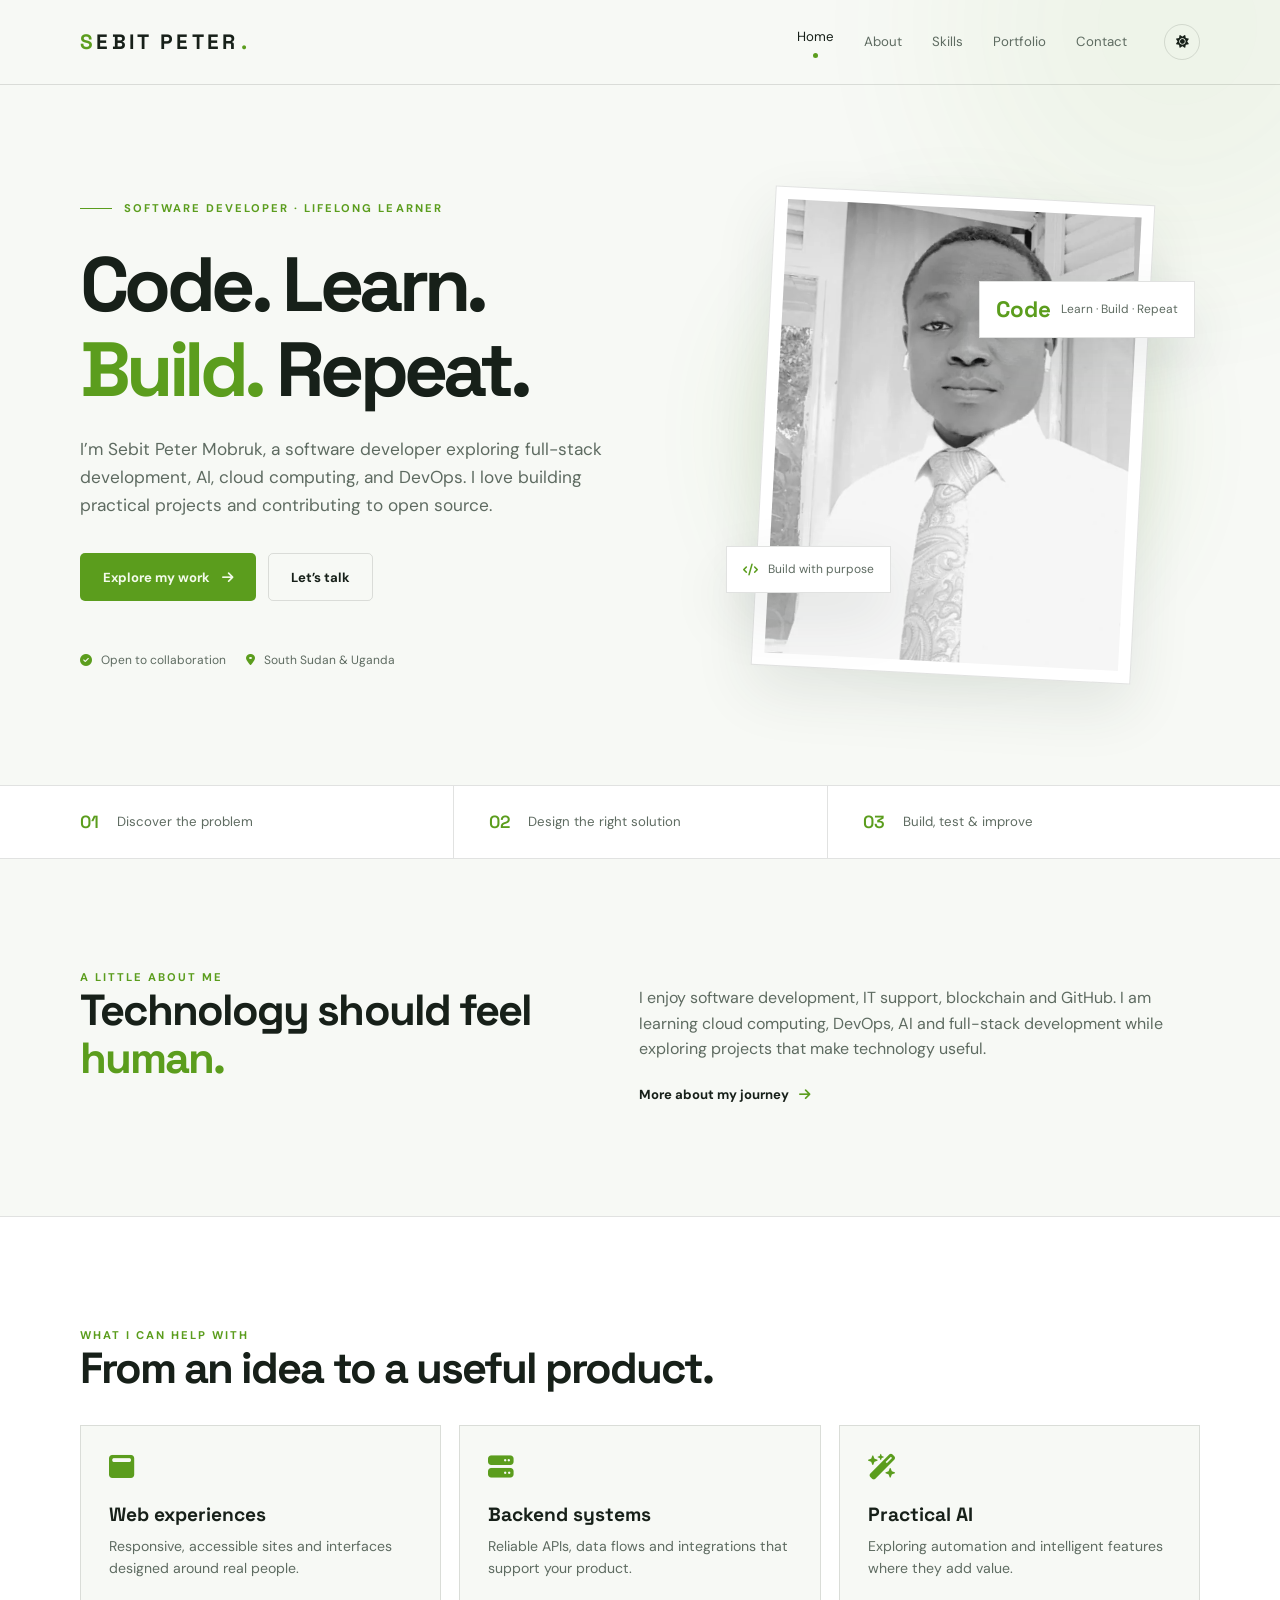
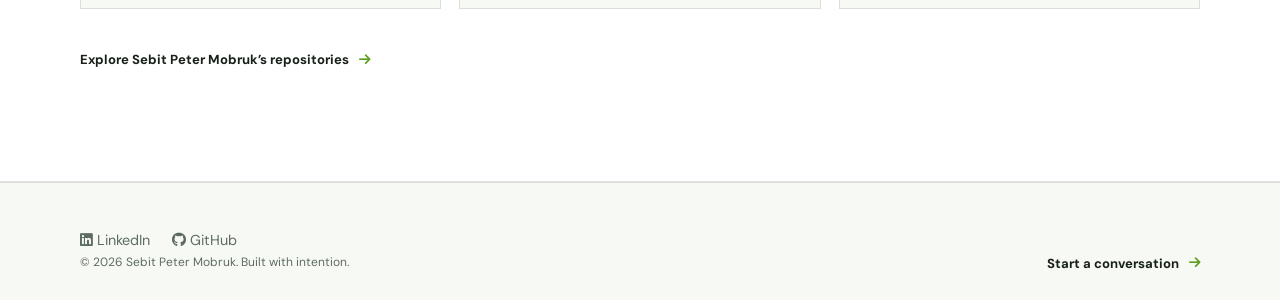
<file: index.html>
<!doctype html>
<html lang="en">
<head>
  <meta charset="utf-8">
  <meta name="viewport" content="width=device-width, initial-scale=1">
  <meta name="description" content="Sebit Peter Mobruk's software engineering portfolio — web, mobile and AI solutions.">
  <title>Sebit Peter Mobruk | Software Engineer</title>
  <link rel="preconnect" href="https://fonts.googleapis.com">
  <link rel="preconnect" href="https://fonts.gstatic.com" crossorigin>
  <link href="https://fonts.googleapis.com/css2?family=DM+Sans:wght@400;500;600;700&family=Space+Grotesk:wght@500;600;700&display=swap" rel="stylesheet">
  <link rel="stylesheet" href="https://cdnjs.cloudflare.com/ajax/libs/font-awesome/6.5.2/css/all.min.css">
  <link rel="stylesheet" href="style.css">
  <meta name="theme-color" content="#0b100e">
  <meta property="og:type" content="website">
  <meta property="og:title" content="Sebit Peter Mobruk | Software Engineer">
  <meta property="og:description" content="Thoughtful web, mobile and AI-powered solutions.">
  <meta property="og:image" content="Profile.webp">
</head>
<body>
  <a class="skip-link" href="#main-content">Skip to content</a>
  <header class="site-header">
    <div class="container nav-wrap">
      <a class="brand" href="index.html" aria-label="Sebit Peter Mobruk home"><span>S</span>EBIT PETER<span class="brand-dot">.</span></a>
      <button class="menu-toggle" id="menu-toggle" type="button" aria-controls="site-nav" aria-label="Open navigation" aria-expanded="false">
        <i class="fa-solid fa-bars"></i>
      </button>
      <nav class="site-nav" id="site-nav" aria-label="Main navigation">
        <a class="active" href="index.html">Home</a>
        <a href="about.html">About</a>
        <a href="skills.html">Skills</a>
        <a href="portfolio.html">Portfolio</a>
        <a href="contact.html">Contact</a>
        <button class="theme-toggle" id="theme-toggle" type="button" aria-label="Switch to light theme">
          <i class="fa-solid fa-moon" id="theme-icon"></i>
        </button>
      </nav>
    </div>
  </header>

  <main id="main-content">
    <section class="hero section container">
      <div class="hero-copy reveal">
        <p class="eyebrow"><span class="eyebrow-line"></span> Software developer · lifelong learner</p>
        <h1>Code. Learn. <em>Build.</em> Repeat.</h1>
        <p class="hero-text">I’m Sebit Peter Mobruk, a software developer exploring full-stack development, AI, cloud computing, and DevOps. I love building practical projects and contributing to open source.</p>
        <div class="button-row">
          <a class="button button-primary" href="portfolio.html">Explore my work <i class="fa-solid fa-arrow-right"></i></a>
          <a class="button button-ghost" href="contact.html">Let’s talk</a>
        </div>
        <div class="hero-meta">
          <span><i class="fa-solid fa-circle-check"></i> Open to collaboration</span>
          <span><i class="fa-solid fa-location-dot"></i> South Sudan &amp; Uganda</span>
        </div>
      </div>
      <div class="hero-visual reveal reveal-delay">
        <div class="portrait-glow"></div>
        <div class="portrait-frame">
          <img src="Profile.webp" alt="Sebit Peter Mobruk wearing a shirt and patterned tie" width="697" height="1240" fetchpriority="high">
        </div>
        <div class="floating-card floating-card-top"><strong>Code</strong><span>Learn · Build · Repeat</span></div>
        <div class="floating-card floating-card-bottom"><i class="fa-solid fa-code"></i><span>Build with purpose</span></div>
      </div>
    </section>

    <section class="trust-strip">
      <div class="container trust-grid">
        <div><strong>01</strong><span>Discover the problem</span></div>
        <div><strong>02</strong><span>Design the right solution</span></div>
        <div><strong>03</strong><span>Build, test & improve</span></div>
      </div>
    </section>

    <section class="section container intro-grid">
      <div class="section-heading reveal">
        <p class="eyebrow">A little about me</p>
        <h2>Technology should feel <em>human.</em></h2>
      </div>
      <div class="intro-copy reveal reveal-delay">
        <p>I enjoy software development, IT support, blockchain and GitHub. I am learning cloud computing, DevOps, AI and full-stack development while exploring projects that make technology useful.</p>
        <a class="text-link" href="about.html">More about my journey <i class="fa-solid fa-arrow-right"></i></a>
      </div>
    </section>
    <section class="section section-muted">
      <div class="container">
        <div class="section-heading"><p class="eyebrow">What I can help with</p><h2>From an idea to a useful product.</h2></div>
        <div class="service-grid">
          <article class="service-card"><i class="fa-solid fa-window-maximize" aria-hidden="true"></i><h3>Web experiences</h3><p>Responsive, accessible sites and interfaces designed around real people.</p></article>
          <article class="service-card"><i class="fa-solid fa-server" aria-hidden="true"></i><h3>Backend systems</h3><p>Reliable APIs, data flows and integrations that support your product.</p></article>
          <article class="service-card"><i class="fa-solid fa-wand-magic-sparkles" aria-hidden="true"></i><h3>Practical AI</h3><p>Exploring automation and intelligent features where they add value.</p></article>
        </div>
        <a class="text-link" href="portfolio.html">Explore Sebit Peter Mobruk’s repositories <i class="fa-solid fa-arrow-right" aria-hidden="true"></i></a>
      </div>
    </section>
  </main>

  <footer class="site-footer"><div class="container social-links"><a href="https://www.linkedin.com/in/sebit-peter-mobruk-96a8783b9" target="_blank" rel="noopener noreferrer" aria-label="Sebit Peter Mobruk on LinkedIn"><i class="fa-brands fa-linkedin" aria-hidden="true"></i> LinkedIn</a><a href="https://github.com/sebitpeter" target="_blank" rel="noopener noreferrer" aria-label="Sebit Peter Mobruk on GitHub"><i class="fa-brands fa-github" aria-hidden="true"></i> GitHub</a></div>
    <div class="container footer-inner">
      <p>© <span class="current-year"></span> Sebit Peter Mobruk. Built with intention.</p>
      <a class="text-link" href="contact.html">Start a conversation <i class="fa-solid fa-arrow-right"></i></a>
    </div>
  </footer>
  <script src="script.js"></script>
</body>
</html>
</file>
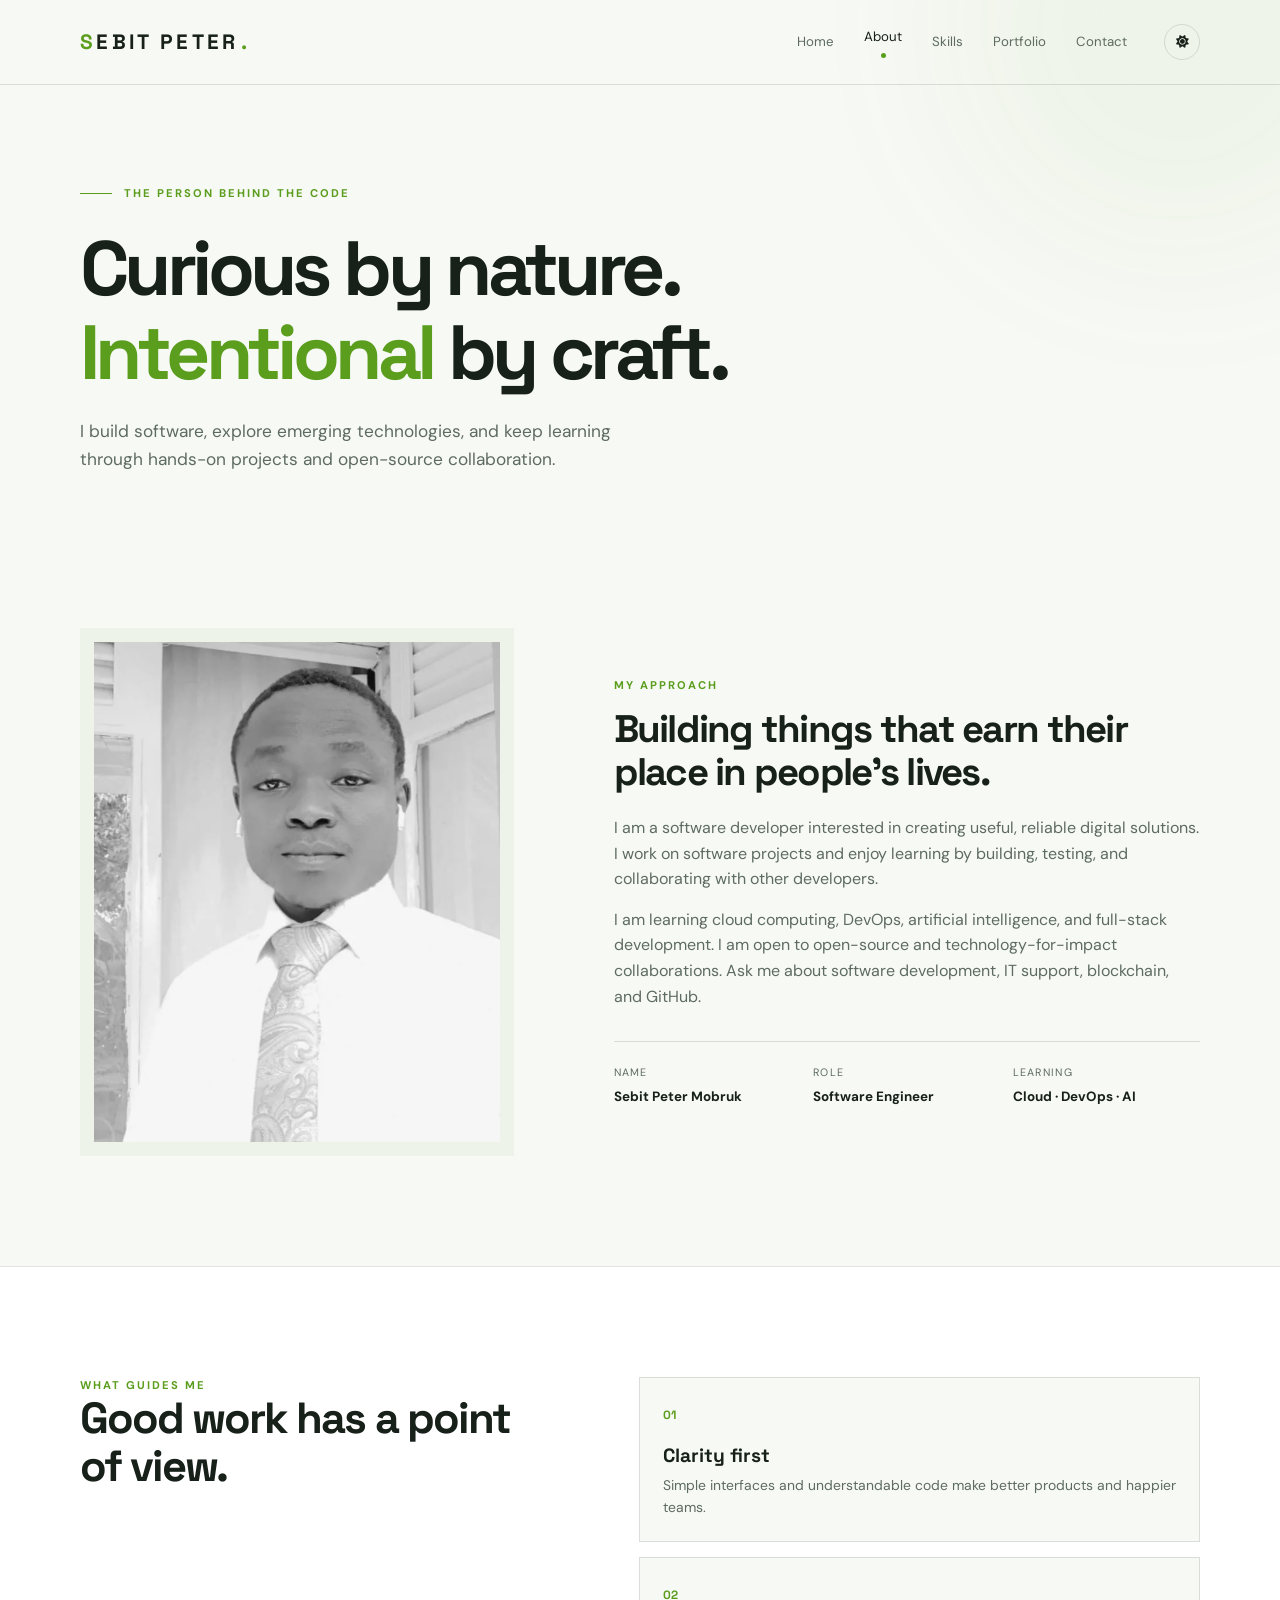
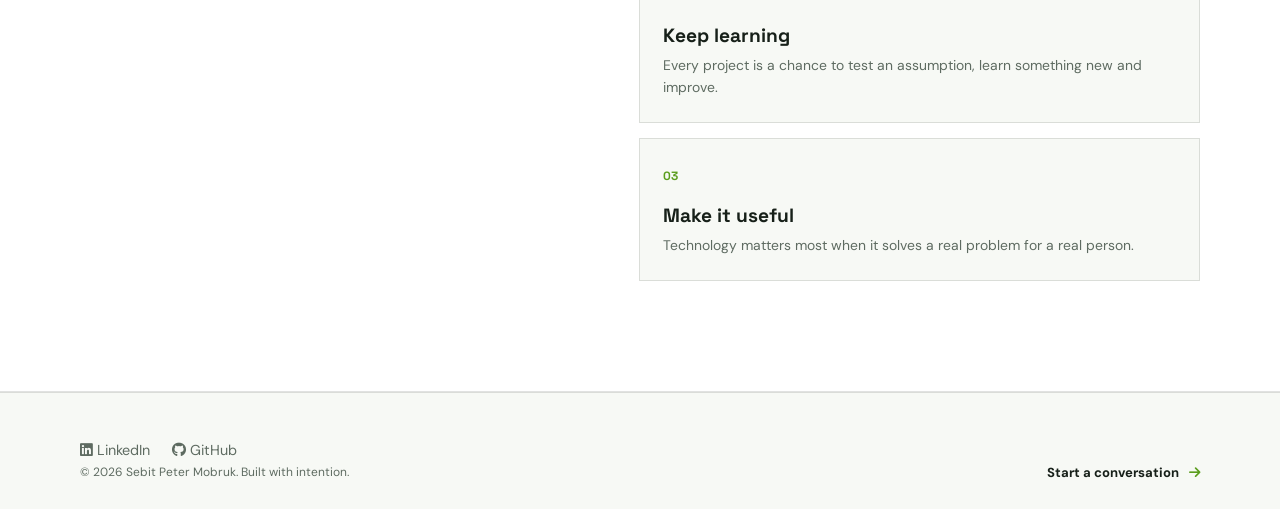
<file: about.html>
<!doctype html>
<html lang="en">
<head>
  <meta charset="utf-8">
  <meta name="viewport" content="width=device-width, initial-scale=1">
  <meta name="description" content="Learn more about Peter, a software engineer focused on useful digital products.">
  <title>About | Sebit Peter Mobruk</title>
  <link rel="preconnect" href="https://fonts.googleapis.com">
  <link rel="preconnect" href="https://fonts.gstatic.com" crossorigin>
  <link href="https://fonts.googleapis.com/css2?family=DM+Sans:wght@400;500;600;700&family=Space+Grotesk:wght@500;600;700&display=swap" rel="stylesheet">
  <link rel="stylesheet" href="https://cdnjs.cloudflare.com/ajax/libs/font-awesome/6.5.2/css/all.min.css">
  <link rel="stylesheet" href="style.css">
  <meta name="theme-color" content="#0b100e">
  <meta property="og:type" content="website">
  <meta property="og:title" content="Sebit Peter Mobruk | Software Engineer">
  <meta property="og:description" content="Thoughtful web, mobile and AI-powered solutions.">
  <meta property="og:image" content="Profile.webp">
</head>
<body>
  <a class="skip-link" href="#main-content">Skip to content</a>
  <header class="site-header">
    <div class="container nav-wrap">
      <a class="brand" href="index.html" aria-label="Sebit Peter Mobruk home"><span>S</span>EBIT PETER<span class="brand-dot">.</span></a>
      <button class="menu-toggle" id="menu-toggle" type="button" aria-controls="site-nav" aria-label="Open navigation" aria-expanded="false"><i class="fa-solid fa-bars"></i></button>
      <nav class="site-nav" id="site-nav" aria-label="Main navigation">
        <a href="index.html">Home</a><a class="active" href="about.html">About</a><a href="skills.html">Skills</a><a href="portfolio.html">Portfolio</a><a href="contact.html">Contact</a>
        <button class="theme-toggle" id="theme-toggle" type="button" aria-label="Switch to light theme"><i class="fa-solid fa-moon" id="theme-icon"></i></button>
      </nav>
    </div>
  </header>
  <main id="main-content">
    <section class="page-hero container">
      <p class="eyebrow reveal"><span class="eyebrow-line"></span> The person behind the code</p>
      <h1 class="reveal reveal-delay">Curious by nature.<br><em>Intentional</em> by craft.</h1>
      <p class="page-lede reveal reveal-delay-2">I build software, explore emerging technologies, and keep learning through hands-on projects and open-source collaboration.</p>
    </section>
    <section class="section container about-grid">
      <div class="about-image reveal"><img src="Profile.webp" alt="Sebit Peter Mobruk wearing a shirt and patterned tie" width="697" height="1240" loading="lazy"></div>
      <div class="about-copy reveal reveal-delay">
        <p class="kicker">My approach</p>
        <h2>Building things that earn their place in people’s lives.</h2>
        <p>I am a software developer interested in creating useful, reliable digital solutions. I work on software projects and enjoy learning by building, testing, and collaborating with other developers.</p>
        <p>I am learning cloud computing, DevOps, artificial intelligence, and full-stack development. I am open to open-source and technology-for-impact collaborations. Ask me about software development, IT support, blockchain, and GitHub.</p>
        <div class="fact-list">
          <div><span>Name</span><strong>Sebit Peter Mobruk</strong></div>
          <div><span>Role</span><strong>Software Engineer</strong></div>
          <div><span>Learning</span><strong>Cloud · DevOps · AI</strong></div>
        </div>
      </div>
    </section>
    <section class="section section-muted">
      <div class="container values-grid">
        <div class="section-heading reveal"><p class="eyebrow">What guides me</p><h2>Good work has a point of view.</h2></div>
        <div class="value-cards">
          <article class="value-card reveal"><span>01</span><h3>Clarity first</h3><p>Simple interfaces and understandable code make better products and happier teams.</p></article>
          <article class="value-card reveal reveal-delay"><span>02</span><h3>Keep learning</h3><p>Every project is a chance to test an assumption, learn something new and improve.</p></article>
          <article class="value-card reveal reveal-delay-2"><span>03</span><h3>Make it useful</h3><p>Technology matters most when it solves a real problem for a real person.</p></article>
        </div>
      </div>
    </section>
  </main>
  <footer class="site-footer"><div class="container social-links"><a href="https://www.linkedin.com/in/sebit-peter-mobruk-96a8783b9" target="_blank" rel="noopener noreferrer" aria-label="Sebit Peter Mobruk on LinkedIn"><i class="fa-brands fa-linkedin" aria-hidden="true"></i> LinkedIn</a><a href="https://github.com/sebitpeter" target="_blank" rel="noopener noreferrer" aria-label="Sebit Peter Mobruk on GitHub"><i class="fa-brands fa-github" aria-hidden="true"></i> GitHub</a></div><div class="container footer-inner"><p>© <span class="current-year"></span> Sebit Peter Mobruk. Built with intention.</p><a class="text-link" href="contact.html">Start a conversation <i class="fa-solid fa-arrow-right"></i></a></div></footer>
  <script src="script.js"></script>
</body>
</html>
</file>
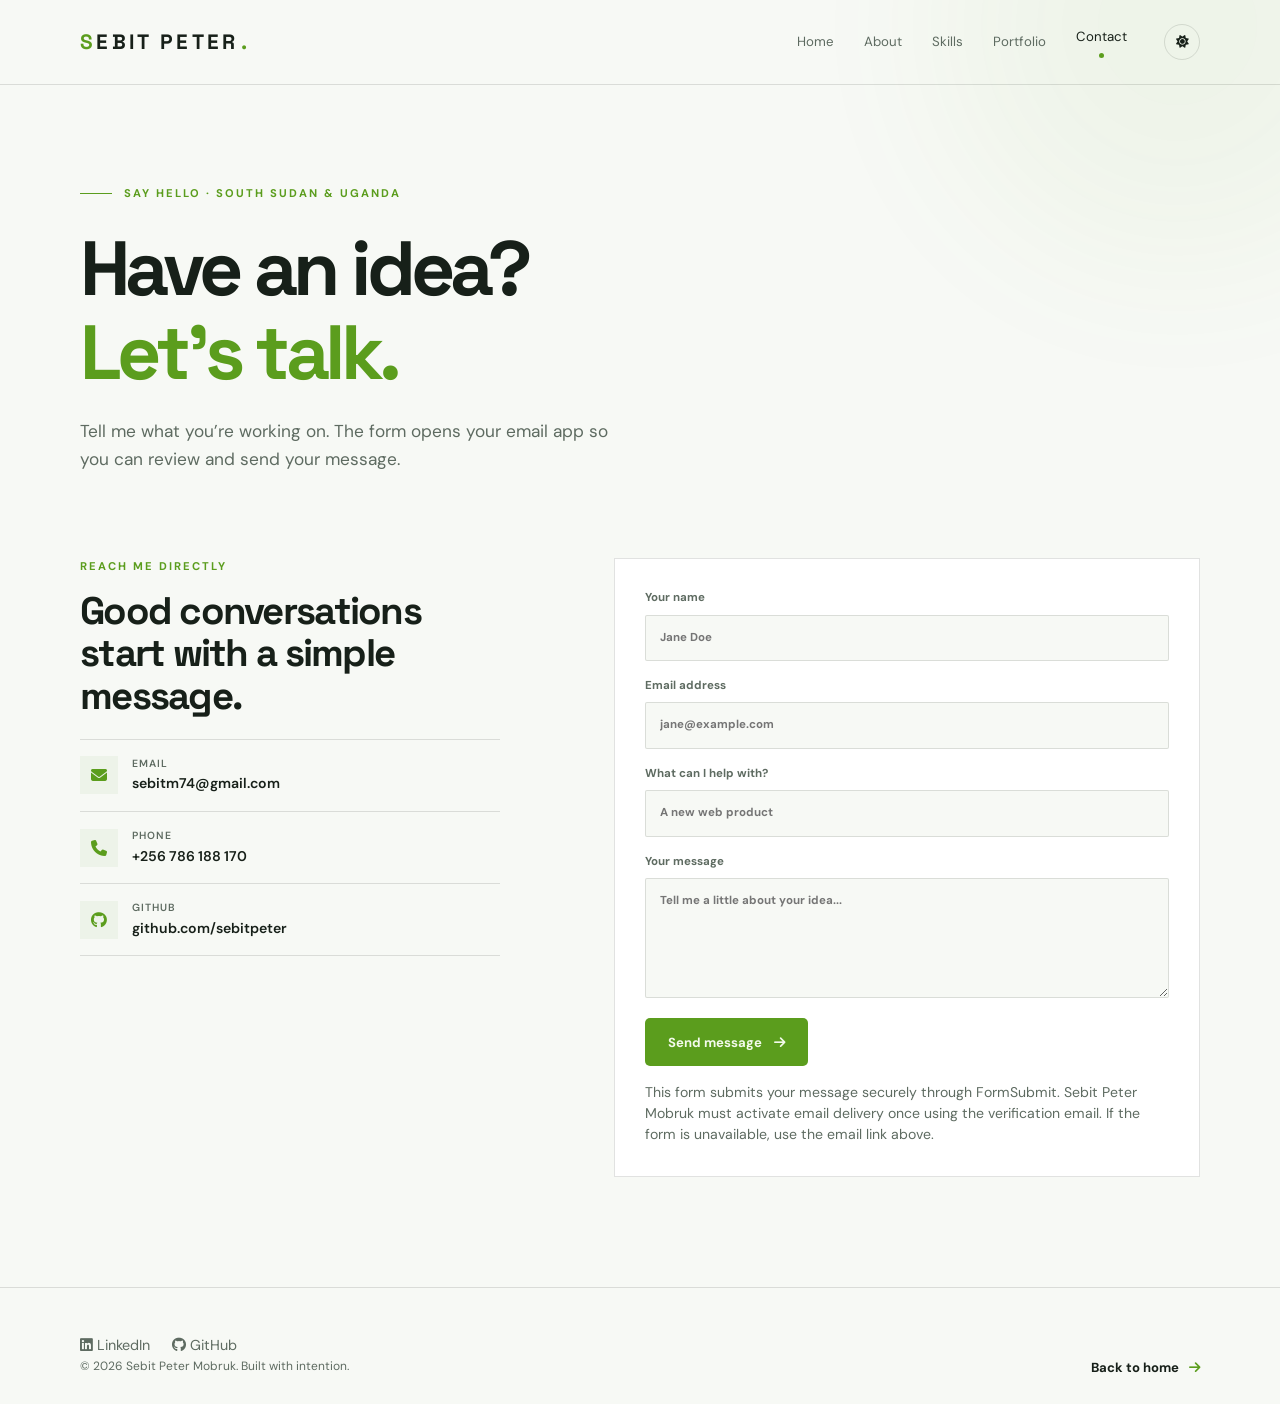
<file: contact.html>
<!doctype html>
<html lang="en">
<head>
  <meta charset="utf-8"><meta name="viewport" content="width=device-width, initial-scale=1">
  <meta name="description" content="Contact Sebit Peter Mobruk about a software project or collaboration.">
  <title>Contact | Sebit Peter Mobruk</title>
  <link rel="preconnect" href="https://fonts.googleapis.com"><link rel="preconnect" href="https://fonts.gstatic.com" crossorigin>
  <link href="https://fonts.googleapis.com/css2?family=DM+Sans:wght@400;500;600;700&family=Space+Grotesk:wght@500;600;700&display=swap" rel="stylesheet">
  <link rel="stylesheet" href="https://cdnjs.cloudflare.com/ajax/libs/font-awesome/6.5.2/css/all.min.css"><link rel="stylesheet" href="style.css">
  <meta name="theme-color" content="#0b100e">
  <meta property="og:type" content="website">
  <meta property="og:title" content="Sebit Peter Mobruk | Software Engineer">
  <meta property="og:description" content="Thoughtful web, mobile and AI-powered solutions.">
  <meta property="og:image" content="Profile.webp">
</head>
<body>
  <a class="skip-link" href="#main-content">Skip to content</a>
  <header class="site-header"><div class="container nav-wrap"><a class="brand" href="index.html" aria-label="Sebit Peter Mobruk home"><span>S</span>EBIT PETER<span class="brand-dot">.</span></a><button class="menu-toggle" id="menu-toggle" type="button" aria-controls="site-nav" aria-label="Open navigation" aria-expanded="false"><i class="fa-solid fa-bars"></i></button><nav class="site-nav" id="site-nav" aria-label="Main navigation"><a href="index.html">Home</a><a href="about.html">About</a><a href="skills.html">Skills</a><a href="portfolio.html">Portfolio</a><a class="active" href="contact.html">Contact</a><button class="theme-toggle" id="theme-toggle" type="button" aria-label="Switch to light theme"><i class="fa-solid fa-moon" id="theme-icon"></i></button></nav></div></header>
  <main id="main-content">
    <section class="page-hero container"><p class="eyebrow reveal"><span class="eyebrow-line"></span> Say hello · South Sudan &amp; Uganda</p><h1 class="reveal reveal-delay">Have an idea?<br><em>Let’s talk.</em></h1><p class="page-lede reveal reveal-delay-2">Tell me what you’re working on. The form opens your email app so you can review and send your message.</p></section>
    <section class="section container contact-grid">
      <div class="contact-details reveal">
        <p class="kicker">Reach me directly</p>
        <h2>Good conversations start with a simple message.</h2>
        <a class="contact-link" href="mailto:sebitm74@gmail.com"><span class="contact-icon"><i class="fa-solid fa-envelope"></i></span><span><small>Email</small>sebitm74@gmail.com</span></a>
        <a class="contact-link" href="tel:+256786188170"><span class="contact-icon"><i class="fa-solid fa-phone"></i></span><span><small>Phone</small>+256 786 188 170</span></a>
        <a class="contact-link" href="https://github.com/sebitpeter" target="_blank" rel="noopener noreferrer"><span class="contact-icon"><i class="fa-brands fa-github"></i></span><span><small>GitHub</small>github.com/sebitpeter</span></a>
      </div>
      <form class="contact-form reveal reveal-delay" id="contact-form" action="https://formsubmit.co/sebitm74@gmail.com" method="POST" aria-describedby="contact-note">
        <input type="hidden" name="_subject" value="New message from Sebit Peter Mobruk portfolio">
        <input type="hidden" name="_template" value="table">
        <input type="text" name="_honey" tabindex="-1" autocomplete="off" class="honeypot" aria-hidden="true">
        <label for="name">Your name<input id="name" name="name" type="text" placeholder="Jane Doe" autocomplete="name" required></label>
        <label for="email">Email address<input id="email" name="email" type="email" placeholder="jane@example.com" autocomplete="email" required></label>
        <label for="subject">What can I help with?<input id="subject" name="subject" type="text" placeholder="A new web product" required></label>
        <label for="message">Your message<textarea id="message" name="message" rows="5" placeholder="Tell me a little about your idea..." required></textarea></label>
        <button class="button button-primary" type="submit">Send message <i class="fa-solid fa-arrow-right"></i></button>
        <p class="form-note" id="contact-note">This form submits your message securely through FormSubmit. Sebit Peter Mobruk must activate email delivery once using the verification email. If the form is unavailable, use the email link above.</p>
      </form>
    </section>
  </main>
  <footer class="site-footer"><div class="container social-links"><a href="https://www.linkedin.com/in/sebit-peter-mobruk-96a8783b9" target="_blank" rel="noopener noreferrer" aria-label="Sebit Peter Mobruk on LinkedIn"><i class="fa-brands fa-linkedin" aria-hidden="true"></i> LinkedIn</a><a href="https://github.com/sebitpeter" target="_blank" rel="noopener noreferrer" aria-label="Sebit Peter Mobruk on GitHub"><i class="fa-brands fa-github" aria-hidden="true"></i> GitHub</a></div><div class="container footer-inner"><p>© <span class="current-year"></span> Sebit Peter Mobruk. Built with intention.</p><a class="text-link" href="index.html">Back to home <i class="fa-solid fa-arrow-right"></i></a></div></footer>
  <script src="script.js"></script>
</body>
</html>
</file>
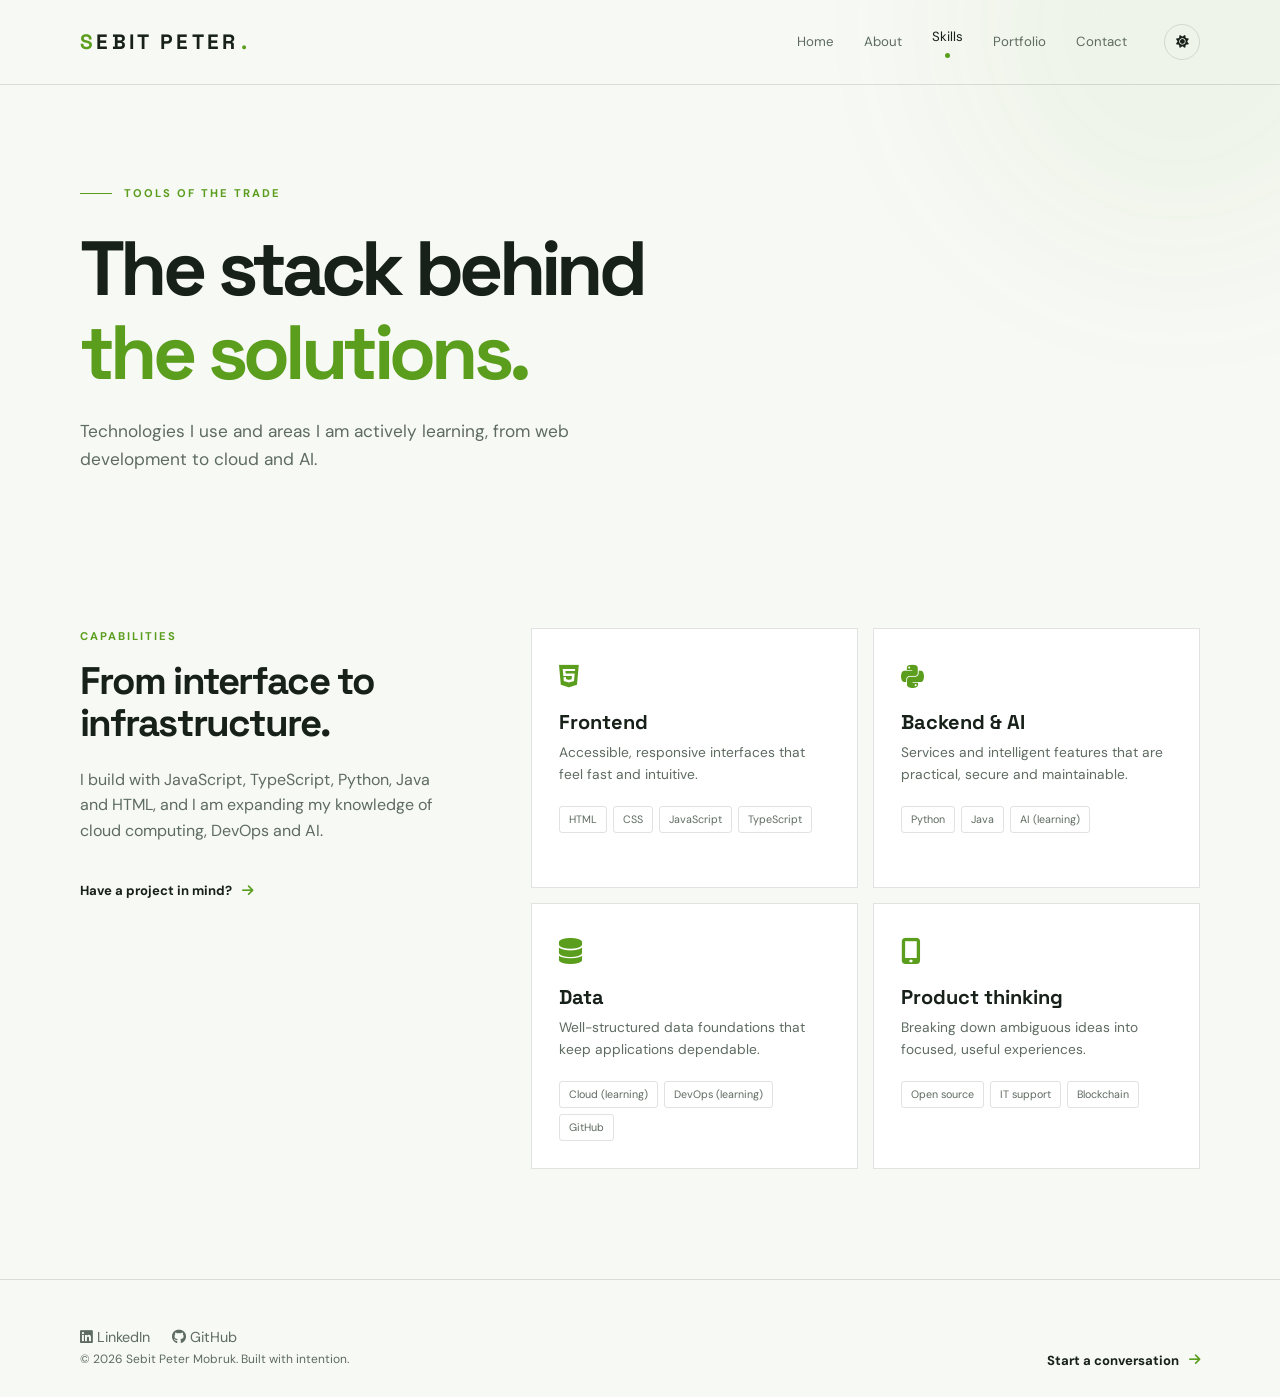
<file: skills.html>
<!doctype html>
<html lang="en">
<head>
  <meta charset="utf-8"><meta name="viewport" content="width=device-width, initial-scale=1">
  <meta name="description" content="Sebit Peter Mobruk's software engineering skills and tools.">
  <title>Skills | Sebit Peter Mobruk</title>
  <link rel="preconnect" href="https://fonts.googleapis.com"><link rel="preconnect" href="https://fonts.gstatic.com" crossorigin>
  <link href="https://fonts.googleapis.com/css2?family=DM+Sans:wght@400;500;600;700&family=Space+Grotesk:wght@500;600;700&display=swap" rel="stylesheet">
  <link rel="stylesheet" href="https://cdnjs.cloudflare.com/ajax/libs/font-awesome/6.5.2/css/all.min.css"><link rel="stylesheet" href="style.css">
  <meta name="theme-color" content="#0b100e">
  <meta property="og:type" content="website">
  <meta property="og:title" content="Sebit Peter Mobruk | Software Engineer">
  <meta property="og:description" content="Thoughtful web, mobile and AI-powered solutions.">
  <meta property="og:image" content="Profile.webp">
</head>
<body>
  <a class="skip-link" href="#main-content">Skip to content</a>
  <header class="site-header"><div class="container nav-wrap"><a class="brand" href="index.html" aria-label="Sebit Peter Mobruk home"><span>S</span>EBIT PETER<span class="brand-dot">.</span></a><button class="menu-toggle" id="menu-toggle" type="button" aria-controls="site-nav" aria-label="Open navigation" aria-expanded="false"><i class="fa-solid fa-bars"></i></button><nav class="site-nav" id="site-nav" aria-label="Main navigation"><a href="index.html">Home</a><a href="about.html">About</a><a class="active" href="skills.html">Skills</a><a href="portfolio.html">Portfolio</a><a href="contact.html">Contact</a><button class="theme-toggle" id="theme-toggle" type="button" aria-label="Switch to light theme"><i class="fa-solid fa-moon" id="theme-icon"></i></button></nav></div></header>
  <main id="main-content">
    <section class="page-hero container"><p class="eyebrow reveal"><span class="eyebrow-line"></span> Tools of the trade</p><h1 class="reveal reveal-delay">The stack behind<br><em>the solutions.</em></h1><p class="page-lede reveal reveal-delay-2">Technologies I use and areas I am actively learning, from web development to cloud and AI.</p></section>
    <section class="section container skills-layout">
      <div class="skills-intro reveal"><p class="kicker">Capabilities</p><h2>From interface to infrastructure.</h2><p>I build with JavaScript, TypeScript, Python, Java and HTML, and I am expanding my knowledge of cloud computing, DevOps and AI.</p><a class="text-link" href="contact.html">Have a project in mind? <i class="fa-solid fa-arrow-right"></i></a></div>
      <div class="skills-grid">
        <article class="skill-card reveal"><div class="skill-icon"><i class="fa-brands fa-html5"></i></div><h3>Frontend</h3><p>Accessible, responsive interfaces that feel fast and intuitive.</p><div class="tag-row"><span>HTML</span><span>CSS</span><span>JavaScript</span><span>TypeScript</span></div></article>
        <article class="skill-card reveal reveal-delay"><div class="skill-icon"><i class="fa-brands fa-python"></i></div><h3>Backend & AI</h3><p>Services and intelligent features that are practical, secure and maintainable.</p><div class="tag-row"><span>Python</span><span>Java</span><span>AI (learning)</span></div></article>
        <article class="skill-card reveal reveal-delay-2"><div class="skill-icon"><i class="fa-solid fa-database"></i></div><h3>Data</h3><p>Well-structured data foundations that keep applications dependable.</p><div class="tag-row"><span>Cloud (learning)</span><span>DevOps (learning)</span><span>GitHub</span></div></article>
        <article class="skill-card reveal"><div class="skill-icon"><i class="fa-solid fa-mobile-screen-button"></i></div><h3>Product thinking</h3><p>Breaking down ambiguous ideas into focused, useful experiences.</p><div class="tag-row"><span>Open source</span><span>IT support</span><span>Blockchain</span></div></article>
      </div>
    </section>
  </main>
  <footer class="site-footer"><div class="container social-links"><a href="https://www.linkedin.com/in/sebit-peter-mobruk-96a8783b9" target="_blank" rel="noopener noreferrer" aria-label="Sebit Peter Mobruk on LinkedIn"><i class="fa-brands fa-linkedin" aria-hidden="true"></i> LinkedIn</a><a href="https://github.com/sebitpeter" target="_blank" rel="noopener noreferrer" aria-label="Sebit Peter Mobruk on GitHub"><i class="fa-brands fa-github" aria-hidden="true"></i> GitHub</a></div><div class="container footer-inner"><p>© <span class="current-year"></span> Sebit Peter Mobruk. Built with intention.</p><a class="text-link" href="contact.html">Start a conversation <i class="fa-solid fa-arrow-right"></i></a></div></footer>
  <script src="script.js"></script>
</body>
</html>
</file>
<file: style.css>
:root {
  --bg: #0b100e;
  --surface: #111914;
  --surface-2: #17211a;
  --text: #f5f7f4;
  --muted: #a3aea5;
  --line: rgba(245, 247, 244, .13);
  --accent: #b5e66a;
  --accent-dark: #17210d;
  --shadow: 0 24px 60px rgba(0, 0, 0, .25);
}

[data-theme="light"] {
  --bg: #f7f9f5;
  --surface: #ffffff;
  --surface-2: #edf3e9;
  --text: #172019;
  --muted: #5e6b61;
  --line: rgba(23, 32, 25, .13);
  --accent: #5b9d1d;
  --accent-dark: #f3faeb;
  --shadow: 0 24px 60px rgba(42, 63, 45, .1);
}

* { box-sizing: border-box; margin: 0; padding: 0; }
html { scroll-behavior: smooth; }
body { background: var(--bg); color: var(--text); font-family: "DM Sans", sans-serif; line-height: 1.6; transition: background .3s, color .3s; }
body::before { content: ""; width: 36vw; height: 36vw; position: fixed; top: -16vw; right: -10vw; background: var(--accent); opacity: .05; filter: blur(90px); border-radius: 50%; pointer-events: none; z-index: -1; }
img { display: block; max-width: 100%; }
a { color: inherit; }
button, input, textarea { font: inherit; }
.container { width: min(1120px, calc(100% - 48px)); margin-inline: auto; }
.section { padding-block: 110px; }
.site-header { border-bottom: 1px solid var(--line); }
.nav-wrap { min-height: 84px; display: flex; align-items: center; justify-content: space-between; }
.brand { font: 700 1.3rem "Space Grotesk", sans-serif; letter-spacing: .16em; text-decoration: none; }
.brand span:first-child { color: var(--accent); }
.brand-dot { color: var(--accent); margin-left: 2px; }
.site-nav { display: flex; align-items: center; gap: 30px; }
.site-nav a { color: var(--muted); font-size: .83rem; text-decoration: none; transition: color .2s; }
.site-nav a:hover, .site-nav a.active { color: var(--text); }
.site-nav a.active::after { content: ""; display: block; width: 5px; height: 5px; margin: 5px auto 0; border-radius: 50%; background: var(--accent); }
.theme-toggle, .menu-toggle { border: 1px solid var(--line); background: transparent; color: var(--text); cursor: pointer; }
.theme-toggle { width: 36px; height: 36px; border-radius: 50%; margin-left: 7px; font-size: .8rem; }
.theme-toggle:hover { color: var(--accent); border-color: var(--accent); }
.menu-toggle { display: none; border: 0; font-size: 1.25rem; }
.hero { min-height: 650px; display: grid; grid-template-columns: 1.05fr .95fr; gap: 80px; align-items: center; }
.eyebrow, .kicker, .project-type { color: var(--accent); font-size: .7rem; font-weight: 700; letter-spacing: .18em; text-transform: uppercase; }
.eyebrow { display: flex; align-items: center; gap: 12px; }
.eyebrow-line { width: 32px; height: 1px; background: var(--accent); display: inline-block; }
h1, h2, h3 { font-family: "Space Grotesk", sans-serif; line-height: 1.1; }
h1 { font-size: clamp(3.1rem, 6vw, 5.7rem); letter-spacing: -.06em; }
h2 { font-size: clamp(2rem, 3.4vw, 3.2rem); letter-spacing: -.045em; }
em { color: var(--accent); font-style: normal; }
.hero h1 { max-width: 700px; margin: 25px 0; }
.hero-text, .page-lede { color: var(--muted); font-size: 1.08rem; max-width: 540px; }
.button-row { display: flex; flex-wrap: wrap; gap: 12px; margin-top: 34px; }
.button { display: inline-flex; align-items: center; justify-content: center; gap: 12px; min-height: 48px; padding: 0 22px; border: 1px solid transparent; border-radius: 5px; font-size: .82rem; font-weight: 700; text-decoration: none; transition: transform .2s, background .2s, border-color .2s; cursor: pointer; }
.button:hover { transform: translateY(-2px); }
.button-primary { background: var(--accent); color: var(--accent-dark); }
.button-primary:hover { filter: brightness(1.08); }
.button-ghost { border-color: var(--line); color: var(--text); }
.button-ghost:hover { border-color: var(--accent); }
.hero-meta { display: flex; flex-wrap: wrap; gap: 20px; margin-top: 50px; color: var(--muted); font-size: .75rem; }
.hero-meta i { color: var(--accent); margin-right: 6px; }
.hero-visual { min-height: 480px; position: relative; display: grid; place-items: center; }
.portrait-glow { position: absolute; width: 350px; height: 350px; border-radius: 50%; background: var(--accent); opacity: .18; filter: blur(65px); }
.portrait-frame { width: min(380px, 80vw); height: min(480px, 105vw); max-height: 480px; border: 1px solid var(--line); padding: 12px; transform: rotate(3deg); background: var(--surface); box-shadow: var(--shadow); z-index: 1; }
.portrait-frame img { width: 100%; height: 100%; object-fit: cover; object-position: center 25%; filter: grayscale(100%); }
.floating-card { position: absolute; z-index: 2; display: flex; align-items: center; gap: 10px; padding: 13px 16px; background: var(--surface); border: 1px solid var(--line); box-shadow: var(--shadow); font-size: .75rem; }
.floating-card strong { color: var(--accent); font: 700 1.4rem "Space Grotesk"; }
.floating-card span { color: var(--muted); }
.floating-card-top { top: 18%; right: 1%; }
.floating-card-bottom { bottom: 17%; left: 4%; }
.floating-card-bottom i { color: var(--accent); }
.trust-strip { border-block: 1px solid var(--line); background: var(--surface); }
.trust-grid { display: grid; grid-template-columns: repeat(3, 1fr); }
.trust-grid div { display: flex; align-items: center; gap: 18px; padding: 25px 0; }
.trust-grid div + div { padding-left: 35px; border-left: 1px solid var(--line); }
.trust-grid strong { color: var(--accent); font: 600 1.1rem "Space Grotesk"; }
.trust-grid span { color: var(--muted); font-size: .83rem; }
.intro-grid, .values-grid { display: grid; grid-template-columns: .9fr 1.1fr; gap: 100px; align-items: start; }
.intro-copy { padding-top: 16px; max-width: 530px; color: var(--muted); }
.text-link { display: inline-flex; align-items: center; gap: 10px; margin-top: 22px; color: var(--text); font-size: .82rem; font-weight: 700; text-decoration: none; }
.text-link i { color: var(--accent); transition: transform .2s; }
.text-link:hover i { transform: translateX(4px); }
.site-footer { border-top: 1px solid var(--line); padding: 26px 0; }
.footer-inner { display: flex; justify-content: space-between; align-items: center; gap: 20px; }
.footer-inner p { color: var(--muted); font-size: .75rem; }
.footer-inner .text-link { margin: 0; }
.page-hero { padding: 100px 0 45px; }
.page-hero h1 { margin: 23px 0; max-width: 750px; }
.about-grid, .contact-grid { display: grid; grid-template-columns: .85fr 1.15fr; gap: 100px; align-items: center; }
.about-image { background: var(--surface-2); padding: 14px; transform: rotate(-2deg); }
.about-image img { width: 100%; height: 500px; object-fit: cover; object-position: center 20%; filter: grayscale(100%); }
.about-copy h2, .skills-intro h2, .contact-details h2 { margin: 14px 0 22px; font-size: clamp(1.9rem, 3vw, 2.8rem); }
.about-copy > p:not(.kicker), .skills-intro > p:not(.kicker), .contact-details > p:not(.kicker) { max-width: 620px; color: var(--muted); margin-bottom: 15px; }
.fact-list { display: grid; grid-template-columns: repeat(3, 1fr); gap: 12px; margin-top: 32px; padding-top: 22px; border-top: 1px solid var(--line); }
.fact-list div { display: grid; gap: 5px; }
.fact-list span { color: var(--muted); font-size: .67rem; text-transform: uppercase; letter-spacing: .12em; }
.fact-list strong { font-size: .84rem; }
.section-muted { background: var(--surface); border-block: 1px solid var(--line); }
.value-cards { display: grid; gap: 15px; }
.value-card { padding: 23px; border: 1px solid var(--line); background: var(--bg); }
.value-card span, .project-number { color: var(--accent); font: 700 .75rem "Space Grotesk"; }
.value-card h3 { margin: 18px 0 8px; font-size: 1.2rem; }
.value-card p { color: var(--muted); font-size: .87rem; }
.skills-layout { display: grid; grid-template-columns: .7fr 1.3fr; gap: 90px; align-items: start; }
.skills-intro { position: sticky; top: 30px; }
.skills-grid { display: grid; grid-template-columns: repeat(2, 1fr); gap: 15px; }
.skill-card { padding: 27px; border: 1px solid var(--line); background: var(--surface); min-height: 260px; transition: border-color .2s, transform .2s; }
.skill-card:hover, .project-card:hover { border-color: var(--accent); transform: translateY(-4px); }
.skill-icon { color: var(--accent); font-size: 1.65rem; height: 42px; }
.skill-card h3 { font-size: 1.25rem; margin: 13px 0 8px; }
.skill-card p { color: var(--muted); font-size: .86rem; }
.tag-row { display: flex; flex-wrap: wrap; gap: 6px; margin-top: 21px; }
.tag-row span { padding: 4px 9px; border: 1px solid var(--line); color: var(--muted); font-size: .67rem; border-radius: 3px; }
.projects-grid { display: grid; grid-template-columns: repeat(2, 1fr); gap: 18px; padding-top: 25px; }
.project-card { position: relative; border: 1px solid var(--line); background: var(--surface); transition: border-color .2s, transform .2s; overflow: hidden; }
.project-featured { grid-row: span 2; }
.project-number { position: absolute; z-index: 1; top: 18px; left: 20px; }
.project-visual { min-height: 250px; display: grid; place-items: center; font-size: 4rem; color: var(--accent); }
.visual-agri { background: linear-gradient(135deg, #233f23, #101b14); }
.visual-scan { background: linear-gradient(135deg, #283d48, #111a20); }
.visual-service { background: linear-gradient(135deg, #3e3047, #1b1724); }
.project-body { padding: 24px; }
.project-body h2 { font-size: 1.7rem; margin: 8px 0 10px; }
.project-body > p:not(.project-type) { color: var(--muted); font-size: .87rem; }
.project-cta { text-align: center; padding-bottom: 120px; }
.project-cta h2 { margin: 14px auto 25px; max-width: 550px; }
.project-cta .button { margin-top: 4px; }
.contact-grid { align-items: start; padding-top: 40px; }
.contact-details h2 { max-width: 450px; }
.contact-link { display: flex; align-items: center; gap: 14px; padding: 16px 0; border-top: 1px solid var(--line); text-decoration: none; max-width: 420px; }
.contact-link:last-child { border-bottom: 1px solid var(--line); }
.contact-link > span:last-child { display: grid; color: var(--text); font-weight: 600; font-size: .88rem; }
.contact-link small { color: var(--muted); font-size: .65rem; letter-spacing: .1em; text-transform: uppercase; }
.contact-icon { display: grid; place-items: center; width: 38px; height: 38px; background: var(--surface-2); color: var(--accent); }
.contact-form { display: grid; gap: 16px; padding: 30px; background: var(--surface); border: 1px solid var(--line); }
.contact-form label { display: grid; gap: 7px; color: var(--muted); font-size: .72rem; font-weight: 700; }
.contact-form input, .contact-form textarea { width: 100%; border: 1px solid var(--line); background: var(--bg); color: var(--text); padding: 13px 14px; outline: none; border-radius: 2px; resize: vertical; }
.contact-form input:focus, .contact-form textarea:focus { border-color: var(--accent); }
.contact-form .button { justify-self: start; margin-top: 4px; }
.form-status { color: var(--accent); font-size: .8rem; min-height: 1.2em; }
.reveal { opacity: 0; transform: translateY(18px); animation: reveal .7s ease forwards; }
.reveal-delay { animation-delay: .12s; }.reveal-delay-2 { animation-delay: .24s; }
@keyframes reveal { to { opacity: 1; transform: translateY(0); } }
@media (max-width: 800px) {
  .container { width: min(100% - 36px, 620px); }
  .menu-toggle { display: block; }
  .site-nav { display: none; position: absolute; z-index: 10; top: 75px; left: 18px; right: 18px; padding: 18px; flex-direction: column; align-items: stretch; gap: 0; background: var(--surface); border: 1px solid var(--line); box-shadow: var(--shadow); }
  .site-nav.is-open { display: flex; }
  .site-nav a { padding: 12px 8px; }.site-nav a.active::after { display: none; }.theme-toggle { margin: 10px 0 0; }
  .hero { min-height: auto; grid-template-columns: 1fr; gap: 45px; padding-top: 75px; padding-bottom: 85px; }
  .hero-visual { min-height: 420px; }.portrait-frame { height: 400px; }.floating-card-top { right: 0; }.floating-card-bottom { left: 0; }
  .trust-grid { grid-template-columns: 1fr; }.trust-grid div { padding: 15px 0; }.trust-grid div + div { padding-left: 0; border-left: 0; border-top: 1px solid var(--line); }
  .section { padding-block: 75px; }.intro-grid, .values-grid, .about-grid, .contact-grid, .skills-layout { grid-template-columns: 1fr; gap: 40px; }
  .skills-intro { position: static; }.about-image img { height: 400px; }.fact-list { gap: 7px; }
  .projects-grid { grid-template-columns: 1fr; padding-top: 0; }.project-featured { grid-row: auto; }
}
@media (max-width: 480px) {
  h1 { font-size: 2.9rem; }.page-hero { padding-top: 75px; }.hero-meta { margin-top: 32px; display: grid; gap: 8px; }
  .hero-visual { min-height: 360px; }.portrait-frame { height: 340px; }.portrait-glow { width: 260px; height: 260px; }.floating-card { font-size: .68rem; }.floating-card-top { top: 8%; }
  .skills-grid { grid-template-columns: 1fr; }.skill-card { min-height: auto; }.footer-inner { align-items: flex-start; flex-direction: column; gap: 6px; }
}
@media (prefers-reduced-motion: reduce) { *, *::before, *::after { scroll-behavior: auto !important; animation-duration: .01ms !important; transition-duration: .01ms !important; } }
/* Accessibility and finishing touches */
.skip-link { position: fixed; z-index: 1000; top: 10px; left: 10px; transform: translateY(-160%); background: var(--accent); color: var(--accent-dark); padding: 10px 16px; border-radius: 4px; }
.skip-link:focus { transform: translateY(0); }
:focus-visible { outline: 3px solid var(--accent); outline-offset: 4px; }
.service-grid { display: grid; grid-template-columns: repeat(3, minmax(0,1fr)); gap: 18px; margin: 32px 0 18px; }
.service-card { background: var(--bg); border: 1px solid var(--line); padding: 28px; }
.service-card > i { color: var(--accent); font-size: 1.6rem; }
.service-card h3 { font-size: 1.2rem; margin: 20px 0 10px; }
.service-card p, .project-note, .form-note { color: var(--muted); font-size: .88rem; }
.project-note { margin-top: 25px; max-width: 750px; }
.form-note { line-height: 1.5; }
@media (max-width: 800px) { .service-grid { grid-template-columns: 1fr; } }
@media (max-width: 480px) { .contact-form { padding: 20px; } .fact-list { grid-template-columns: 1fr; } }

.github-stats { display:grid; grid-template-columns: repeat(2,minmax(0,1fr)); gap:18px; margin:30px 0 12px; }
.github-stats img { width:100%; height:auto; border:1px solid var(--line); border-radius:8px; }
@media(max-width:800px){.github-stats{grid-template-columns:1fr;}}

.social-links { display:flex; gap:22px; padding-top:20px; flex-wrap:wrap; }
.social-links a { color:var(--muted); text-decoration:none; font-size:.9rem; }
.social-links a:hover { color:var(--accent); }
.honeypot { position:absolute!important; left:-9999px!important; width:1px!important; height:1px!important; opacity:0!important; }
</file>
